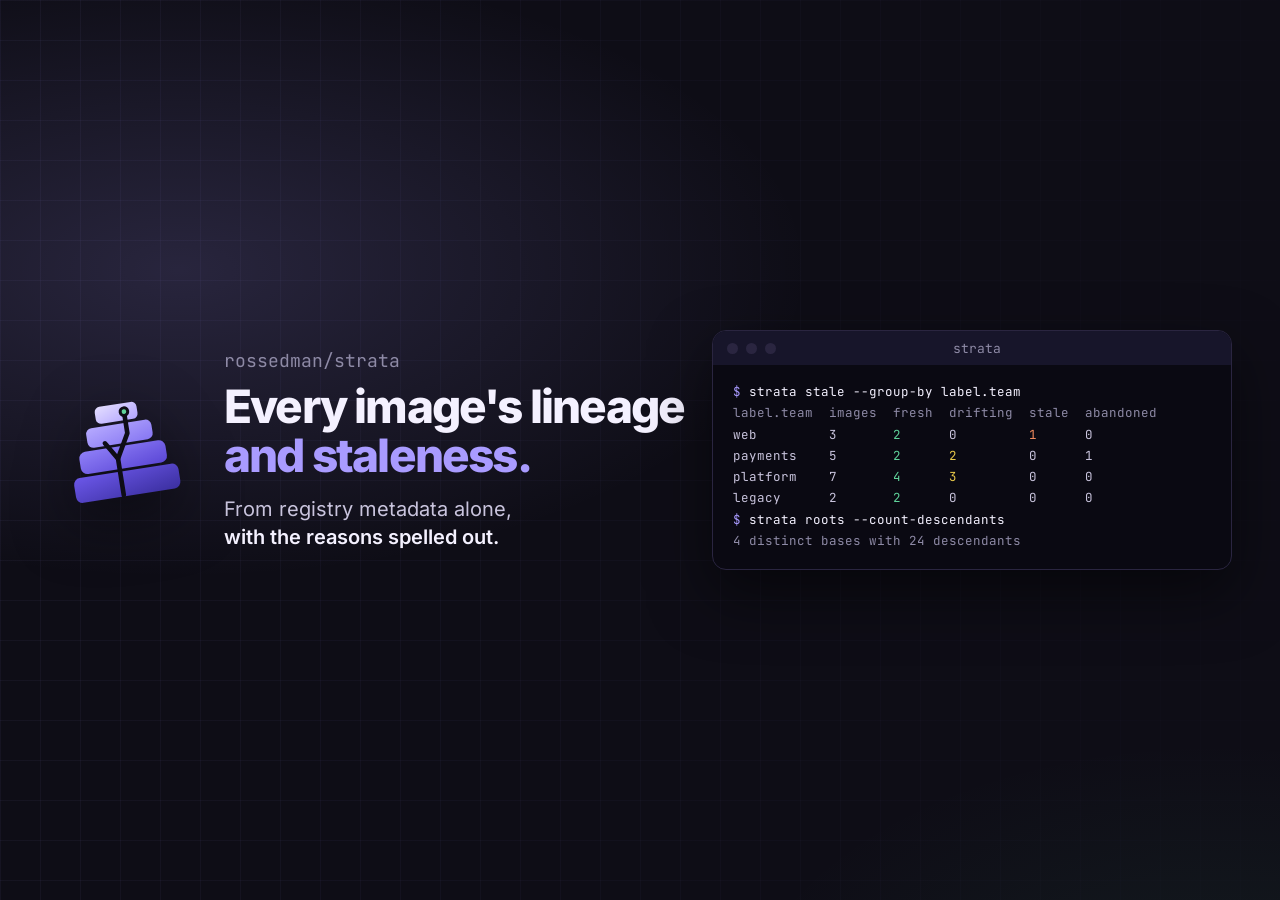
<file: docs/assets/src/banner.html>
<!doctype html>
<html><head><meta charset="utf-8"><link rel="stylesheet" href="brand.css">
<style>
  body {
    background:
      radial-gradient(900px 440px at 14% 30%, rgba(169,155,255,0.17), transparent 70%),
      radial-gradient(700px 420px at 95% 115%, rgba(95,211,154,0.08), transparent 70%),
      var(--ink);
  }
  .grid { mask-image: linear-gradient(90deg, rgba(0,0,0,0.9), rgba(0,0,0,0.15)); }
  .wrap { position: absolute; inset: 0; display: flex; align-items: center; padding: 0 48px 0 56px; gap: 36px; }
  .logo { width: 132px; height: 132px; flex: none; filter: drop-shadow(0 18px 30px rgba(0,0,0,0.5)); }
  .text { flex: 1; min-width: 0; }
  .kicker { font-size: 18px; color: var(--dim); margin-bottom: 10px; }
  h1 { font-size: 46px; font-weight: 800; letter-spacing: -1.8px; line-height: 1.06; white-space: nowrap; }
  h1 span { color: var(--brand); }
  p { margin-top: 16px; font-size: 20px; line-height: 1.4; color: var(--mist); }
  p b { color: var(--cream); font-weight: 600; }
  .term { width: 520px; flex: none; }
  .term .body { font-size: 12.5px; line-height: 1.7; }
</style></head>
<body>
  <div class="grid"></div>
  <div class="wrap">
    <img class="logo" src="../site/logo.svg" alt="">
    <div class="text">
      <div class="kicker mono">rossedman/strata</div>
      <h1>Every image's lineage<br><span>and staleness.</span></h1>
      <p>From registry metadata alone,<br><b>with the reasons spelled out.</b></p>
    </div>
    <div class="term mono">
      <div class="bar"><i></i><i></i><i></i><span>strata</span></div>
      <div class="body"><span class="p">$</span> <span class="c">strata stale --group-by label.team</span>
<span class="d">label.team  images  fresh  drifting  stale  abandoned</span>
web         3       <span class="ok">2</span>      0         <span class="e">1</span>      0
payments    5       <span class="ok">2</span>      <span class="w">2</span>         0      1
platform    7       <span class="ok">4</span>      <span class="w">3</span>         0      0
legacy      2       <span class="ok">2</span>      0         0      0
<span class="p">$</span> <span class="c">strata roots --count-descendants</span>
<span class="d">4 distinct bases with 24 descendants</span></div>
    </div>
  </div>
</body></html>
</file>
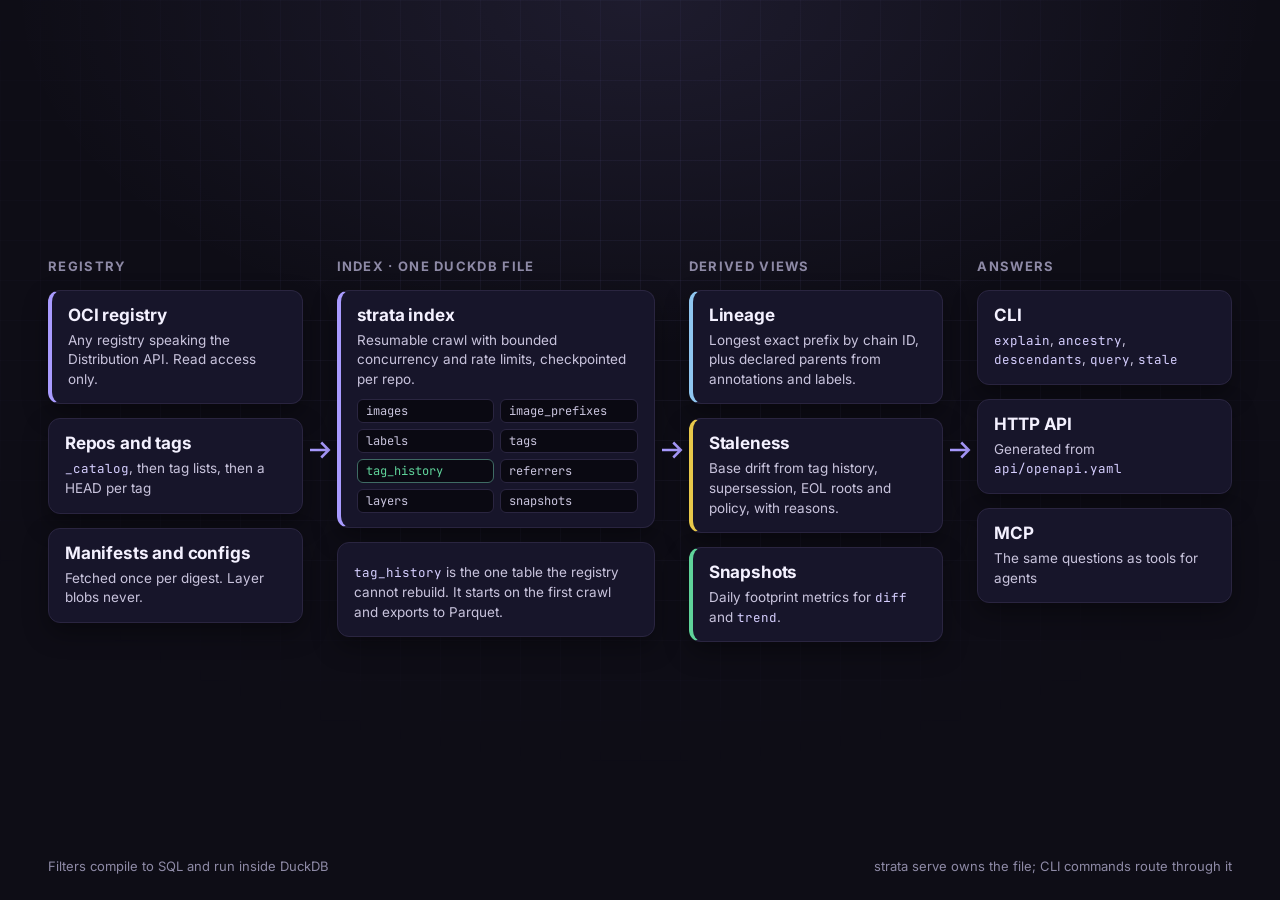
<file: docs/assets/src/how-it-works.html>
<!doctype html>
<html><head><meta charset="utf-8"><link rel="stylesheet" href="brand.css">
<style>
  body { background: radial-gradient(900px 500px at 50% 0%, rgba(169,155,255,0.10), transparent 70%), var(--ink); }
  .grid { mask-image: radial-gradient(ellipse 80% 70% at 50% 30%, #000 20%, transparent 80%); }
  .wrap { position: absolute; inset: 0; padding: 44px 48px; display: grid; grid-template-columns: 1fr 34px 1.25fr 34px 1fr 34px 1fr; align-items: start; align-content: center; }
  .arrow { align-self: center; }
  .col { display: grid; gap: 14px; }
  .label { font-size: 13px; letter-spacing: .1em; text-transform: uppercase; color: var(--dim); font-weight: 700; margin-bottom: 2px; }
  .box { background: var(--ink-2); border: 1px solid var(--ink-3); border-radius: 12px; padding: 14px 16px; box-shadow: 0 10px 24px rgba(0,0,0,.35); }
  .box h3 { font-size: 17px; font-weight: 700; color: var(--cream); letter-spacing: -.01em; }
  .box p { margin-top: 6px; font-size: 13.5px; line-height: 1.45; color: var(--mist); }
  .box code, .t { font-family: "JetBrains Mono", monospace; font-size: 12.5px; color: var(--brand-2); }
  .accent { border-left: 4px solid var(--brand); }
  .ok { border-left: 4px solid var(--ok); }
  .warn { border-left: 4px solid var(--warn); }
  .info { border-left: 4px solid #8fc6f0; }
  .arrow { display: flex; align-items: center; justify-content: center; color: var(--brand); }
  .arrow svg { width: 30px; height: 30px; }
  .tables { display: grid; grid-template-columns: 1fr 1fr; gap: 6px; margin-top: 10px; }
  .tables span { font-family: "JetBrains Mono", monospace; font-size: 12px; color: var(--mist); background: var(--ink-4); border: 1px solid var(--ink-3); border-radius: 6px; padding: 3px 8px; }
  .tables span.k { color: var(--ok); border-color: color-mix(in srgb, var(--ok) 40%, var(--ink-3)); }
  .reg { text-align: left; }
  .foot { position: absolute; left: 48px; right: 48px; bottom: 26px; display: flex; justify-content: space-between; font-size: 13px; color: var(--dim); }
</style></head>
<body>
  <div class="grid"></div>
  <div class="wrap">
    <div class="col">
      <div class="label">Registry</div>
      <div class="box accent reg"><h3>OCI registry</h3><p>Any registry speaking the Distribution API. Read access only.</p></div>
      <div class="box"><h3>Repos and tags</h3><p><code>_catalog</code>, then tag lists, then a HEAD per tag</p></div>
      <div class="box"><h3>Manifests and configs</h3><p>Fetched once per digest. Layer blobs never.</p></div>
    </div>
    <div class="arrow"><svg viewBox="0 0 24 24" fill="none" stroke="currentColor" stroke-width="2"><path d="M4 12h15M13 6l6 6-6 6"/></svg></div>
    <div class="col">
      <div class="label">Index · one DuckDB file</div>
      <div class="box accent"><h3>strata index</h3><p>Resumable crawl with bounded concurrency and rate limits, checkpointed per repo.</p>
        <div class="tables"><span>images</span><span>image_prefixes</span><span>labels</span><span>tags</span><span class="k">tag_history</span><span>referrers</span><span>layers</span><span>snapshots</span></div></div>
      <div class="box"><p><span class="t">tag_history</span> is the one table the registry cannot rebuild. It starts on the first crawl and exports to Parquet.</p></div>
    </div>
    <div class="arrow"><svg viewBox="0 0 24 24" fill="none" stroke="currentColor" stroke-width="2"><path d="M4 12h15M13 6l6 6-6 6"/></svg></div>
    <div class="col">
      <div class="label">Derived views</div>
      <div class="box info"><h3>Lineage</h3><p>Longest exact prefix by chain ID, plus declared parents from annotations and labels.</p></div>
      <div class="box warn"><h3>Staleness</h3><p>Base drift from tag history, supersession, EOL roots and policy, with reasons.</p></div>
      <div class="box ok"><h3>Snapshots</h3><p>Daily footprint metrics for <code>diff</code> and <code>trend</code>.</p></div>
    </div>
    <div class="arrow"><svg viewBox="0 0 24 24" fill="none" stroke="currentColor" stroke-width="2"><path d="M4 12h15M13 6l6 6-6 6"/></svg></div>
    <div class="col">
      <div class="label">Answers</div>
      <div class="box"><h3>CLI</h3><p><code>explain</code>, <code>ancestry</code>, <code>descendants</code>, <code>query</code>, <code>stale</code></p></div>
      <div class="box"><h3>HTTP API</h3><p>Generated from <code>api/openapi.yaml</code></p></div>
      <div class="box"><h3>MCP</h3><p>The same questions as tools for agents</p></div>
    </div>
  </div>
  <div class="foot"><span>Filters compile to SQL and run inside DuckDB</span><span>strata serve owns the file; CLI commands route through it</span></div>
</body></html>
</file>
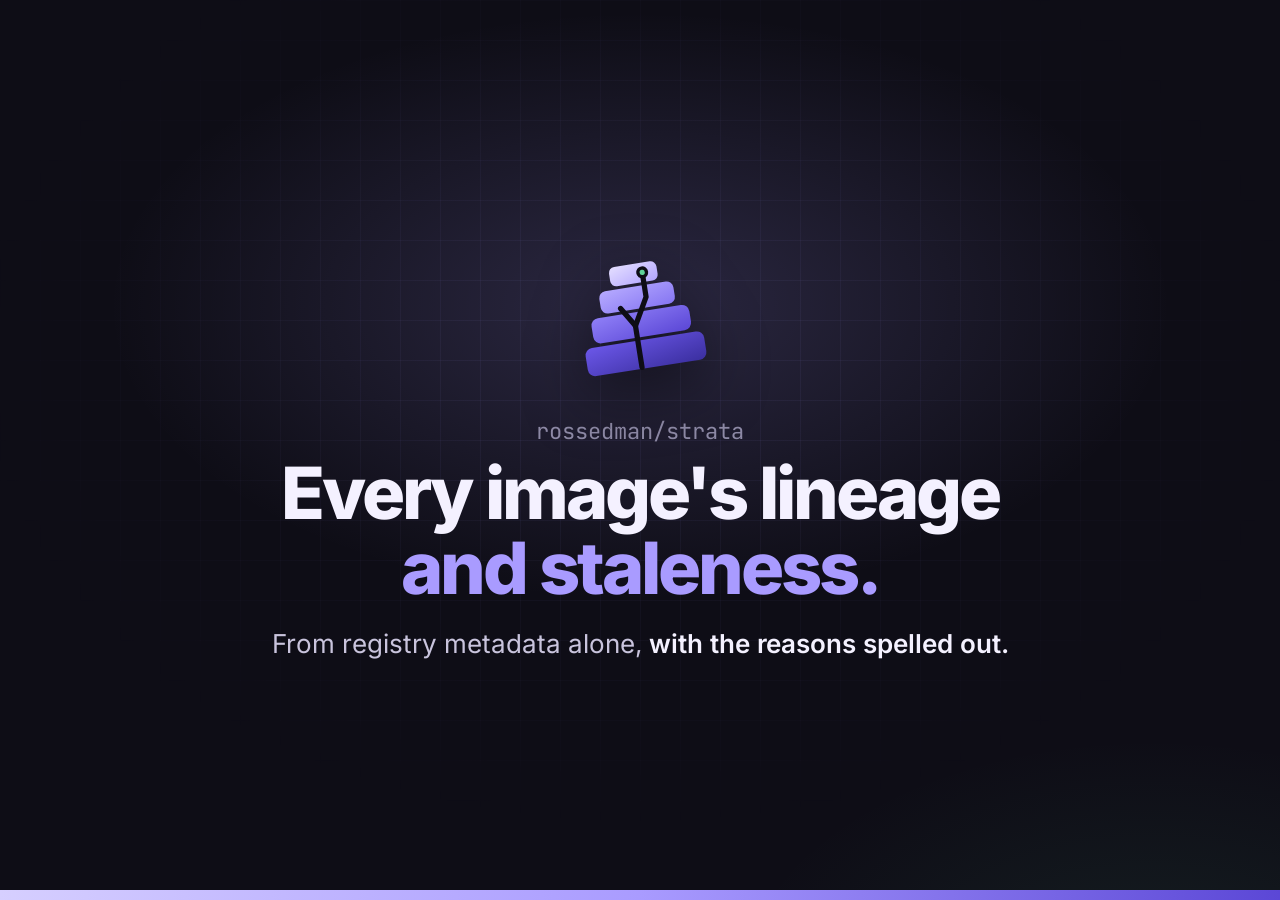
<file: docs/assets/src/social-preview.html>
<!doctype html>
<html><head><meta charset="utf-8"><link rel="stylesheet" href="brand.css">
<style>
  body {
    background:
      radial-gradient(760px 420px at 50% 34%, rgba(169,155,255,0.19), transparent 70%),
      radial-gradient(600px 360px at 90% 110%, rgba(95,211,154,0.09), transparent 70%),
      var(--ink);
  }
  .grid { mask-image: radial-gradient(ellipse 70% 70% at 50% 40%, #000 20%, transparent 75%); }
  .wrap { position: absolute; inset: 0; display: flex; flex-direction: column; align-items: center; justify-content: center; text-align: center; padding: 64px; }
  .logo { width: 150px; height: 150px; filter: drop-shadow(0 18px 30px rgba(0,0,0,0.5)); }
  .kicker { margin-top: 26px; font-size: 22px; color: var(--dim); }
  h1 { margin-top: 10px; font-size: 72px; font-weight: 800; letter-spacing: -3px; line-height: 1.04; }
  h1 span { color: var(--brand); }
  p { margin-top: 22px; font-size: 26px; color: var(--mist); }
  p b { color: var(--cream); font-weight: 600; }
  .bar { position: absolute; left: 0; right: 0; bottom: 0; height: 10px; background: linear-gradient(90deg, var(--brand-2), var(--brand), var(--brand-3)); }
</style></head>
<body>
  <div class="grid"></div>
  <div class="wrap">
    <img class="logo" src="../site/logo.svg" alt="">
    <div class="kicker mono">rossedman/strata</div>
    <h1>Every image's lineage<br><span>and staleness.</span></h1>
    <p>From registry metadata alone, <b>with the reasons spelled out.</b></p>
  </div>
  <div class="bar"></div>
</body></html>
</file>
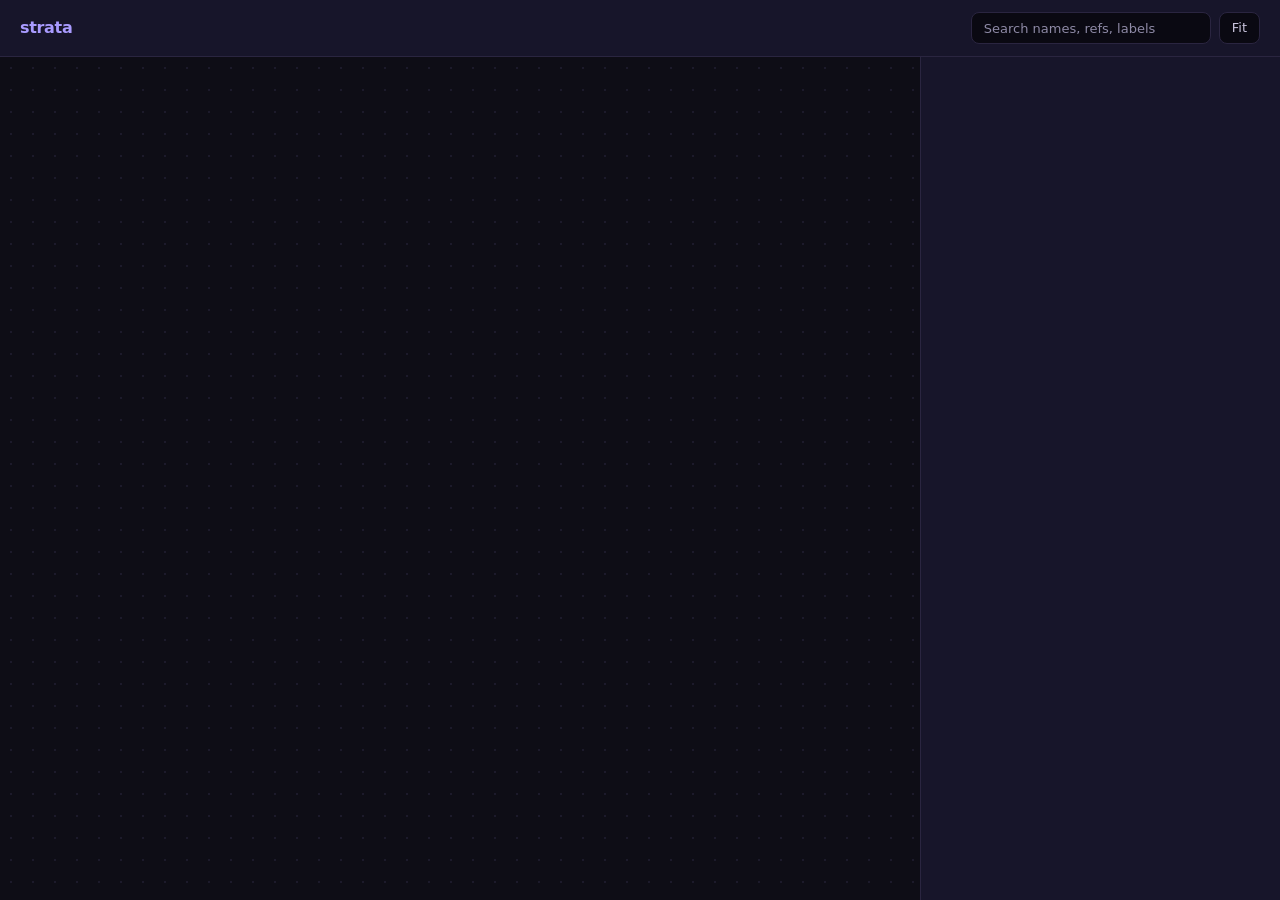
<file: internal/render/assets/graph.html>
<!doctype html>
<html lang="en">
<head>
<meta charset="utf-8">
<meta name="viewport" content="width=device-width, initial-scale=1">
<meta name="generator" content="strata">
<title>__TITLE__</title>
<style>
:root {
  --ink: #0e0d16; --ink-2: #17152a; --ink-3: #2a2540; --ink-4: #0a0912; --line: #3a3458;
  --brand: #a99bff; --brand-2: #d6cfff; --brand-3: #5b47d6;
  --cream: #f4f1ff; --mist: #c9c4dd; --dim: #8e8aa6;
  --fresh: #5fd39a; --drifting: #e8c84a; --stale: #f08a5d; --abandoned: #a3a3ad; --conflict: #ff6b81;
  --mono: "JetBrains Mono", ui-monospace, SFMono-Regular, Menlo, monospace;
}
* { box-sizing: border-box; }
html, body { margin: 0; height: 100%; background: var(--ink); color: var(--mist); font: 14px/1.5 Inter, ui-sans-serif, system-ui, -apple-system, "Segoe UI", sans-serif; -webkit-font-smoothing: antialiased; }
.app { display: grid; grid-template-rows: auto 1fr; height: 100%; }
header { display: flex; align-items: center; gap: 20px; padding: 12px 20px; background: var(--ink-2); border-bottom: 1px solid var(--ink-3); flex-wrap: wrap; }
.brand { display: flex; align-items: baseline; gap: 10px; min-width: 0; }
.brand b { color: var(--brand); font-weight: 800; letter-spacing: -0.02em; font-size: 16px; }
.brand h1 { margin: 0; font-size: 15px; font-weight: 600; color: var(--cream); white-space: nowrap; overflow: hidden; text-overflow: ellipsis; max-width: 46ch; }
.host { font: 12px var(--mono); color: var(--dim); }
.stats { display: flex; gap: 6px; flex-wrap: wrap; }
.stat { display: inline-flex; align-items: center; gap: 6px; height: 28px; padding: 0 10px; border: 1px solid var(--ink-3); border-radius: 999px; background: var(--ink-4); color: var(--mist); font-size: 12px; cursor: pointer; user-select: none; transition: opacity .15s, border-color .15s; }
.stat:hover { border-color: var(--line); }
.stat i { width: 8px; height: 8px; border-radius: 50%; }
.stat b { color: var(--cream); font-weight: 600; font-variant-numeric: tabular-nums; }
.stat.off { opacity: .35; }
.stat.total { cursor: default; }
.tools { display: flex; gap: 8px; margin-left: auto; align-items: center; }
input[type=search] { height: 32px; background: var(--ink-4); color: var(--cream); border: 1px solid var(--ink-3); border-radius: 8px; padding: 0 12px; width: 240px; font: inherit; font-size: 13px; }
input[type=search]::placeholder { color: var(--dim); }
input[type=search]:focus { outline: none; border-color: var(--brand-3); box-shadow: 0 0 0 3px rgba(91,71,214,.25); }
button { height: 32px; padding: 0 12px; border-radius: 8px; border: 1px solid var(--ink-3); background: var(--ink-4); color: var(--mist); font: inherit; font-size: 13px; cursor: pointer; }
button:hover { border-color: var(--line); color: var(--cream); }
main { display: grid; grid-template-columns: 1fr 360px; min-height: 0; }
#cy { min-height: 0; background-color: var(--ink); background-image: radial-gradient(rgba(169,155,255,.09) 1px, transparent 1px); background-size: 22px 22px; }
aside { border-left: 1px solid var(--ink-3); background: var(--ink-2); overflow: auto; padding: 20px; }
aside h2 { margin: 0; font-size: 16px; line-height: 1.35; color: var(--cream); font-weight: 700; letter-spacing: -0.01em; word-break: break-word; }
aside .digest { margin-top: 4px; font: 12px/1.5 var(--mono); color: var(--dim); word-break: break-all; }
.badge { display: inline-flex; align-items: center; gap: 6px; margin-top: 12px; padding: 3px 10px; border-radius: 999px; font-size: 12px; font-weight: 600; background: var(--ink-4); border: 1px solid var(--ink-3); color: var(--cream); }
.badge i { width: 8px; height: 8px; border-radius: 50%; }
section { margin-top: 20px; }
section h3 { margin: 0 0 8px; font-size: 11px; font-weight: 700; letter-spacing: .08em; text-transform: uppercase; color: var(--dim); }
dl { display: grid; grid-template-columns: 92px 1fr; gap: 6px 12px; margin: 0; font-size: 13px; }
dt { color: var(--dim); }
dd { margin: 0; color: var(--mist); word-break: break-word; }
ul.plain { list-style: none; margin: 0; padding: 0; font-size: 13px; }
ul.plain li { padding: 6px 0; border-top: 1px solid var(--ink-3); word-break: break-word; }
ul.plain li:first-child { border-top: 0; }
ul.reasons li { padding-left: 14px; position: relative; }
ul.reasons li::before { content: ""; position: absolute; left: 0; top: 13px; width: 6px; height: 6px; border-radius: 50%; background: var(--rc, var(--dim)); }
.mono { font-family: var(--mono); font-size: 12px; }
.intro p { margin: 10px 0 0; font-size: 13px; color: var(--mist); }
.legend { display: grid; gap: 10px; font-size: 12.5px; color: var(--mist); }
.legend div { display: flex; align-items: center; gap: 10px; }
.legend .ln { width: 30px; border-top: 2px solid #6b6880; }
.legend .ln.dash { border-top-style: dashed; }
.legend .ln.red { border-top-color: var(--conflict); }
.legend .sw { width: 30px; height: 16px; border-radius: 4px; background: var(--ink-2); border: 1px solid var(--line); position: relative; overflow: hidden; }
.legend .sw::before { content: ""; position: absolute; left: 0; top: 0; bottom: 0; width: 4px; background: var(--fresh); }
.legend .sw.ext { border-radius: 8px; border-style: solid; border-color: var(--brand); }
.legend .sw.ph { border-style: dashed; background: transparent; }
.legend .sw.ph::before { display: none; }
.legend .sw.col { box-shadow: 3px 3px 0 -1px var(--ink-2), 3px 3px 0 0 var(--line); }
.empty { color: var(--dim); font-size: 13px; }
@media (max-width: 860px) {
  header { gap: 12px; padding: 10px 16px; }
  .tools { margin-left: 0; width: 100%; }
  input[type=search] { flex: 1; width: auto; }
  main { grid-template-columns: 1fr; grid-template-rows: 58vh auto; }
  aside { border-left: 0; border-top: 1px solid var(--ink-3); }
}
</style>
</head>
<body>
<div class="app">
<header>
  <div class="brand"><b>strata</b><h1 id="title"></h1><span class="host" id="host"></span></div>
  <div class="stats" id="stats"></div>
  <div class="tools">
    <input type="search" id="search" placeholder="Search names, refs, labels" aria-label="Search nodes">
    <button id="fit" type="button" title="Fit the graph to the window">Fit</button>
  </div>
</header>
<main>
  <div id="cy" role="img" aria-label="Lineage graph"></div>
  <aside id="panel" aria-live="polite"></aside>
</main>
</div>
<script type="application/json" id="data">/*__DATA__*/</script>
<script>/*__VENDOR__*/</script>
<script>
(function () {
  "use strict";
  var view = JSON.parse(document.getElementById("data").textContent);
  var data = view.graph, display = view.display || {};
  var colors = { fresh: "#5fd39a", drifting: "#e8c84a", stale: "#f08a5d", abandoned: "#a3a3ad", "": "#6b6880" };
  var verdicts = ["fresh", "drifting", "stale", "abandoned"];
  var up = data.kind === "ancestry";
  var dir = data.kind === "descendants" ? "RIGHT" : "DOWN";
  if (typeof cytoscapeElk !== "undefined") { cytoscape.use(cytoscapeElk); }
  var esc = function (s) { return String(s).replace(/[&<>"']/g, function (c) { return { "&": "&amp;", "<": "&lt;", ">": "&gt;", '"': "&quot;", "'": "&#39;" }[c]; }); };
  var bytes = function (n) { if (!n) { return ""; } var u = ["B", "KiB", "MiB", "GiB", "TiB"], i = 0; while (n >= 1024 && i < u.length - 1) { n /= 1024; i++; } return n.toFixed(i ? 1 : 0) + " " + u[i]; };

  // Each node is drawn as an SVG card: a verdict bar, the name and the
  // digest line, sized to its text.
  var measure = document.createElement("canvas").getContext("2d");
  function width(text, font) { measure.font = font; return measure.measureText(text).width; }
  var TITLE = "600 13px Inter, ui-sans-serif, system-ui, sans-serif";
  var SUB = "11px 'JetBrains Mono', ui-monospace, Menlo, monospace";
  function card(n, d) {
    var title = d.title || n.label, sub = d.sub || "";
    var maxTitle = 300;
    while (width(title, TITLE) > maxTitle && title.length > 8) { title = "…" + title.slice(2); }
    var w = Math.ceil(Math.max(width(title, TITLE), width(sub, SUB)) + 34);
    var h = 50;
    var bar = n.kind === "phantom" ? "none" : (colors[n.verdict || ""] || colors[""]);
    var fill = n.kind === "phantom" ? "#0e0d16" : "#17152a";
    var stroke = n.kind === "external" ? "#a99bff" : n.kind === "phantom" ? "#6b6880" : "#3a3458";
    var dash = n.kind === "phantom" ? ' stroke-dasharray="4 3"' : "";
    var rx = n.kind === "external" ? 18 : 8;
    var stack = n.kind === "collapsed" ? '<rect x="5" y="5" width="' + (w - 6) + '" height="' + (h - 6) + '" rx="' + rx + '" fill="#17152a" stroke="#3a3458"/>' : "";
    var bw = n.kind === "collapsed" ? w - 6 : w - 1, bh = n.kind === "collapsed" ? h - 6 : h - 1;
    var svg = '<svg xmlns="http://www.w3.org/2000/svg" width="' + w + '" height="' + h + '">' + stack +
      '<rect x="0.5" y="0.5" width="' + bw + '" height="' + bh + '" rx="' + rx + '" fill="' + fill + '" stroke="' + stroke + '"' + dash + "/>" +
      (bar === "none" ? "" : '<rect x="0.5" y="0.5" width="4" height="' + bh + '" rx="2" fill="' + bar + '"/>') +
      '<text x="16" y="21" font-family="Inter, ui-sans-serif, system-ui, sans-serif" font-size="13" font-weight="600" fill="' + (n.kind === "phantom" ? "#c9c4dd" : "#f4f1ff") + '">' + esc(title) + "</text>" +
      '<text x="16" y="38" font-family="JetBrains Mono, ui-monospace, Menlo, monospace" font-size="11" fill="#8e8aa6">' + esc(sub) + "</text></svg>";
    return { url: "data:image/svg+xml;utf8," + encodeURIComponent(svg), w: w, h: h };
  }

  var host = view.host;
  document.getElementById("title").textContent = data.kind === "query" ? data.title || "query" : data.kind;
  document.getElementById("host").textContent = host ? "· " + host : "";
  document.title = "strata · " + (data.title || data.kind);

  var elements = [];
  var count = { fresh: 0, drifting: 0, stale: 0, abandoned: 0 };
  var images = 0;
  data.nodes.forEach(function (n) {
    var c = card(n, display[n.id] || {});
    var weight = n.count || (n.kind === "phantom" ? 0 : 1);
    images += weight;
    if (count[n.verdict] !== undefined) { count[n.verdict] += weight; }
    elements.push({ data: { id: n.id, node: n, img: c.url, w: c.w, h: c.h, matched: !!n.matched, kind: n.kind } });
  });
  data.edges.forEach(function (e, i) {
    var label = e.conflict ? "conflict: " + e.source : (e.source === "layers" || !e.source ? "" : e.source);
    elements.push({ data: { id: "e" + i, source: up ? e.child : e.parent, target: up ? e.parent : e.child, label: label, declared: e.source === "label" || e.source === "annotation", conflict: !!e.conflict } });
  });

  var on = { fresh: true, drifting: true, stale: true, abandoned: true };
  var stats = document.getElementById("stats");
  stats.innerHTML = '<span class="stat total"><b>' + images + "</b> images</span>";
  verdicts.forEach(function (v) {
    if (!count[v]) { return; }
    var s = document.createElement("span");
    s.className = "stat";
    s.setAttribute("role", "button");
    s.setAttribute("tabindex", "0");
    s.title = "Show or hide " + v + " images";
    s.innerHTML = '<i style="background:' + colors[v] + '"></i>' + v + " <b>" + count[v] + "</b>";
    var toggle = function () { on[v] = !on[v]; s.classList.toggle("off", !on[v]); apply(); };
    s.addEventListener("click", toggle);
    s.addEventListener("keydown", function (ev) { if (ev.key === "Enter" || ev.key === " ") { ev.preventDefault(); toggle(); } });
    stats.appendChild(s);
  });

  var cy = cytoscape({
    container: document.getElementById("cy"),
    elements: elements,
    wheelSensitivity: 0.25,
    minZoom: 0.05, maxZoom: 3,
    style: [
      { selector: "node", style: {
        "shape": "round-rectangle", "width": "data(w)", "height": "data(h)",
        "background-opacity": 0, "border-width": 0,
        "background-image": "data(img)", "background-fit": "none", "background-clip": "none", "background-image-containment": "over",
        "underlay-color": "#a99bff", "underlay-padding": 5, "underlay-shape": "round-rectangle",
        "underlay-opacity": function (n) { return n.data("matched") ? 0.28 : 0; }
      } },
      { selector: "node:selected", style: { "underlay-opacity": 0.45, "underlay-color": "#d6cfff" } },
      { selector: "edge", style: {
        "width": function (e) { return e.data("conflict") ? 2 : 1.5; },
        "line-color": function (e) { return e.data("conflict") ? "#ff6b81" : "#4a4468"; },
        "target-arrow-color": function (e) { return e.data("conflict") ? "#ff6b81" : "#4a4468"; },
        "target-arrow-shape": "triangle", "arrow-scale": 0.8,
        "curve-style": "taxi", "taxi-direction": dir === "RIGHT" ? "horizontal" : "vertical", "taxi-turn": "50%",
        "line-style": function (e) { return e.data("declared") ? "dashed" : "solid"; },
        "label": "data(label)", "font-size": 10, "color": function (e) { return e.data("conflict") ? "#ff6b81" : "#8e8aa6"; },
        "text-background-color": "#0e0d16", "text-background-opacity": 1, "text-background-padding": "3px", "text-background-shape": "round-rectangle"
      } },
      { selector: ".hidden", style: { "display": "none" } },
      { selector: ".dim", style: { "opacity": 0.15 } }
    ],
    layout: typeof cytoscapeElk !== "undefined"
      ? { name: "elk", fit: true, padding: 40, elk: { algorithm: "layered", "elk.direction": dir, "elk.edgeRouting": "ORTHOGONAL",
          "elk.spacing.nodeNode": 18, "elk.layered.spacing.nodeNodeBetweenLayers": 56, "elk.layered.nodePlacement.strategy": "BRANDES_KOEPF" } }
      : { name: "breadthfirst", directed: true, padding: 40 }
  });

  var panel = document.getElementById("panel");
  function row(k, v) { return v === undefined || v === null || v === "" ? "" : "<dt>" + esc(k) + "</dt><dd>" + v + "</dd>"; }
  function list(items, cls, mono) { return '<ul class="plain ' + (cls || "") + '">' + items.map(function (r) { return "<li" + (mono ? ' class="mono"' : "") + ">" + esc(r) + "</li>"; }).join("") + "</ul>"; }
  function legend() {
    return '<section><h3>Legend</h3><div class="legend">' +
      '<div><span class="sw"></span> image, bar colored by verdict</div>' +
      '<div><span class="sw ext"></span> external base</div>' +
      '<div><span class="sw ph"></span> shared layers no indexed image ends at</div>' +
      '<div><span class="sw col"></span> sibling images in one repo, collapsed</div>' +
      '<div><span class="ln"></span> parent found from layers</div>' +
      '<div><span class="ln dash"></span> parent declared by a label or annotation</div>' +
      '<div><span class="ln red"></span> declared parent disagrees with layers</div>' +
      "</div></section>";
  }
  function intro() {
    var what = { ancestry: "The chain from an image down to its root base.", descendants: "Everything built on a base, found by layer prefix whatever it is named.", query: "Images matching the filter, highlighted, with their ancestry up to shared roots.", map: "Every root base and its descendants." }[data.kind] || "";
    panel.innerHTML = '<div class="intro"><h2>' + esc(data.kind === "query" ? data.title : data.kind) + "</h2><p>" + esc(what) + "</p>" +
      (data.hidden ? "<p>" + data.hidden + " images are over the node budget and hidden; raise it with --budget.</p>" : "") +
      "<p>Click a node for its refs, labels and staleness reasons.</p></div>" + legend();
  }
  function show(n) {
    var d = display[n.id] || {};
    var h = "<h2>" + esc(d.title || n.label) + '</h2><div class="digest">' + esc(n.id.replace(/^phantom:/, "")) + "</div>";
    if (n.verdict) { h += '<span class="badge"><i style="background:' + colors[n.verdict] + '"></i>' + esc(n.verdict) + (n.note ? ' <span style="color:var(--dim);font-weight:500">· ' + esc(n.note) + "</span>" : "") + "</span>"; }
    if (n.reasons && n.reasons.length) {
      h += '<section><h3>Why</h3><ul class="plain reasons" style="--rc:' + (colors[n.verdict] || "#8e8aa6") + '">' + n.reasons.map(function (r) { return "<li>" + esc(r) + "</li>"; }).join("") + "</ul></section>";
    }
    var kind = { image: "image", external: "external base", phantom: "not in the registry: layers that several images share, whose own image was deleted or never pushed", collapsed: "collapsed siblings", overflow: "hidden by the node budget" }[n.kind];
    h += "<section><h3>Details</h3><dl>" + row("kind", esc(kind)) + row("repo", esc(n.repo || "")) + row("platform", esc(n.platform || "")) +
      row("created", esc(n.created || "")) + row("size", esc(bytes(n.size))) + row("layers", n.layers ? esc(n.layers) : "") +
      row("generation", n.kind === "overflow" ? "" : esc(n.depth)) + "</dl></section>";
    if (n.refs && n.refs.length) { h += "<section><h3>Tags</h3>" + list(n.refs, "", true) + "</section>"; }
    if (n.members && n.members.length) { h += "<section><h3>" + n.members.length + " images</h3>" + list(n.members, "", true) + "</section>"; }
    panel.innerHTML = h;
  }
  cy.on("tap", "node", function (ev) { show(ev.target.data("node")); });
  cy.on("tap", function (ev) { if (ev.target === cy) { intro(); } });

  var search = document.getElementById("search");
  function apply() {
    var q = search.value.trim().toLowerCase();
    cy.batch(function () {
      cy.nodes().forEach(function (node) {
        var n = node.data("node"), d = display[n.id] || {};
        node.toggleClass("hidden", !!n.verdict && !on[n.verdict]);
        var text = [d.title, d.sub, n.label, n.repo, (n.refs || []).join(" "), (n.members || []).join(" ")].join(" ").toLowerCase();
        node.toggleClass("dim", q !== "" && text.indexOf(q) < 0);
      });
    });
  }
  search.addEventListener("input", apply);
  document.getElementById("fit").addEventListener("click", function () { cy.animate({ fit: { padding: 40 } }, { duration: 250 }); });
  intro();
})();
</script>
</body>
</html>
</file>
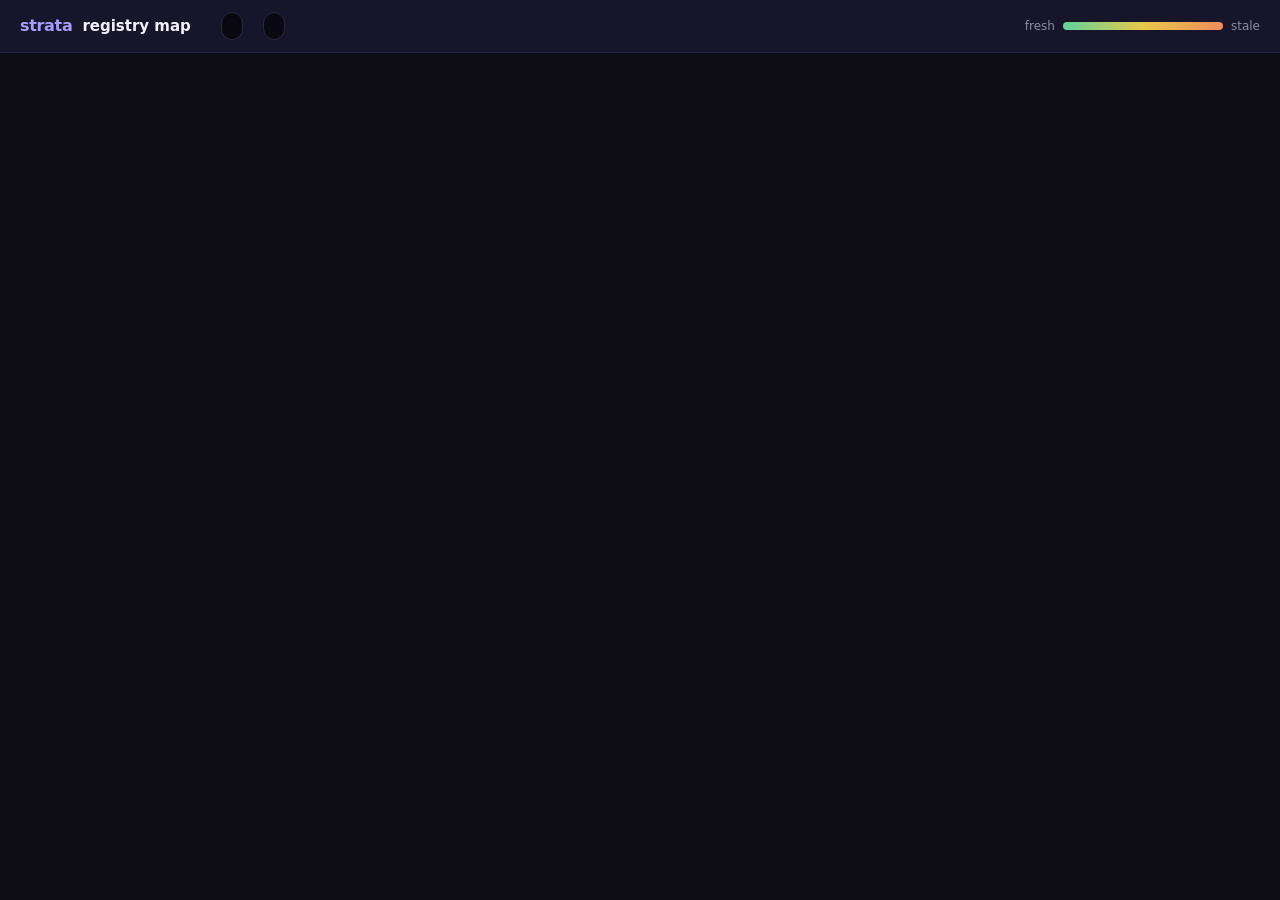
<file: internal/render/assets/map.html>
<!doctype html>
<html lang="en">
<head>
<meta charset="utf-8">
<meta name="viewport" content="width=device-width, initial-scale=1">
<meta name="generator" content="strata">
<title>__TITLE__</title>
<style>
:root { --ink: #0e0d16; --ink-2: #17152a; --ink-3: #2a2540; --ink-4: #0a0912; --line: #3a3458; --brand: #a99bff; --cream: #f4f1ff; --mist: #c9c4dd; --dim: #8e8aa6;
  --mono: "JetBrains Mono", ui-monospace, SFMono-Regular, Menlo, monospace; }
* { box-sizing: border-box; }
html, body { margin: 0; background: var(--ink); color: var(--mist); font: 14px/1.5 Inter, ui-sans-serif, system-ui, -apple-system, "Segoe UI", sans-serif; -webkit-font-smoothing: antialiased; }
header { display: flex; gap: 20px; align-items: center; flex-wrap: wrap; padding: 12px 20px; background: var(--ink-2); border-bottom: 1px solid var(--ink-3); }
.brand { display: flex; gap: 10px; align-items: baseline; }
.brand b { color: var(--brand); font-weight: 800; letter-spacing: -0.02em; font-size: 16px; }
.brand h1 { margin: 0; font-size: 15px; font-weight: 600; color: var(--cream); }
.host { font: 12px var(--mono); color: var(--dim); }
.stat { display: inline-flex; gap: 6px; align-items: center; height: 28px; padding: 0 10px; border: 1px solid var(--ink-3); border-radius: 999px; background: var(--ink-4); font-size: 12px; }
.stat b { color: var(--cream); font-variant-numeric: tabular-nums; }
.crumbs { font-size: 13px; color: var(--dim); }
.crumbs a { color: var(--brand); cursor: pointer; text-decoration: none; }
.crumbs a:hover { text-decoration: underline; }
.scale { margin-left: auto; display: flex; align-items: center; gap: 8px; font-size: 12px; color: var(--dim); }
.scale i { width: 160px; height: 8px; border-radius: 4px; background: linear-gradient(90deg, #5fd39a, #e8c84a, #f08a5d); }
.cols { display: grid; padding: 14px 20px 0; font-size: 11px; font-weight: 700; letter-spacing: .08em; text-transform: uppercase; color: var(--dim); }
#map { padding: 8px 20px 28px; }
svg { width: 100%; display: block; }
.blk { cursor: pointer; }
.blk rect.bg { fill: var(--ink-2); stroke: var(--ink); stroke-width: 2; }
.blk:hover rect.bg { fill: #201d3a; }
.blk text { pointer-events: none; }
#tip { position: fixed; pointer-events: none; background: var(--ink-2); border: 1px solid var(--line); color: var(--mist); padding: 10px 12px; border-radius: 8px; font-size: 12.5px; display: none; max-width: 380px; box-shadow: 0 10px 30px rgba(0,0,0,.4); }
#tip b { color: var(--cream); display: block; margin-bottom: 2px; font-size: 13px; }
#tip .bar { height: 6px; border-radius: 3px; margin-top: 8px; background: var(--ink-3); overflow: hidden; }
#tip .bar i { display: block; height: 100%; }
@media (max-width: 760px) { .scale { margin-left: 0; } header { gap: 10px; } }
</style>
</head>
<body>
<header>
  <div class="brand"><b>strata</b><h1>registry map</h1><span class="host" id="host"></span></div>
  <span class="stat" id="roots"></span><span class="stat" id="images"></span>
  <div class="crumbs" id="crumbs"></div>
  <div class="scale" aria-label="Block color is the share of stale or abandoned images">fresh <i></i> stale</div>
</header>
<div class="cols" id="cols"></div>
<div id="map"></div>
<div id="tip" role="tooltip"></div>
<script type="application/json" id="data">/*__DATA__*/</script>
<script>
(function () {
  "use strict";
  var view = JSON.parse(document.getElementById("data").textContent);
  var data = view.graph, display = view.display || {};
  var byId = {}, kids = {}, hasParent = {};
  data.nodes.forEach(function (n) { byId[n.id] = n; kids[n.id] = []; });
  data.edges.forEach(function (e) { if (kids[e.parent] && byId[e.child]) { kids[e.parent].push(e.child); hasParent[e.child] = true; } });
  var roots = data.nodes.filter(function (n) { return !hasParent[n.id]; }).map(function (n) { return n.id; });
  var esc = function (s) { return String(s).replace(/[&<>"']/g, function (c) { return { "&": "&amp;", "<": "&lt;", ">": "&gt;", '"': "&quot;", "'": "&#39;" }[c]; }); };
  var title = function (id) { var d = display[id]; return d ? d.title : byId[id].label; };
  var stats = {};
  function walk(id, seen) {
    if (stats[id]) { return stats[id]; }
    if (seen[id]) { return { images: 0, stale: 0, depth: 0 }; }
    seen[id] = true;
    var n = byId[id], s = { images: n.kind === "phantom" ? 0 : 1, stale: n.verdict === "stale" || n.verdict === "abandoned" ? 1 : 0, depth: 1 };
    kids[id].forEach(function (k) { var c = walk(k, seen); s.images += c.images; s.stale += c.stale; s.depth = Math.max(s.depth, c.depth + 1); });
    s.images = Math.max(s.images, 1);
    stats[id] = s;
    return s;
  }
  roots.forEach(function (r) { walk(r, {}); });
  roots.sort(function (a, b) { return stats[b].images - stats[a].images; });
  var total = roots.reduce(function (n, r) { return n + stats[r].images; }, 0);
  document.getElementById("host").textContent = view.host ? "· " + view.host : "";
  document.getElementById("roots").innerHTML = "<b>" + roots.length + "</b> root bases";
  document.getElementById("images").innerHTML = "<b>" + total + "</b> images";

  function mix(a, b, t) {
    var pa = [1, 3, 5].map(function (i) { return parseInt(a.substr(i, 2), 16); });
    var pb = [1, 3, 5].map(function (i) { return parseInt(b.substr(i, 2), 16); });
    return "rgb(" + pa.map(function (v, i) { return Math.round(v + (pb[i] - v) * t); }).join(",") + ")";
  }
  function shade(share) { return share < 0.5 ? mix("#5fd39a", "#e8c84a", share * 2) : mix("#e8c84a", "#f08a5d", (share - 0.5) * 2); }

  var tip = document.getElementById("tip");
  var focus = null;
  var PAD = 2, BAR = 4;
  function draw() {
    var top = focus ? [focus] : roots;
    var sum = top.reduce(function (n, r) { return n + stats[r].images; }, 0);
    var depth = top.reduce(function (d, r) { return Math.max(d, stats[r].depth); }, 1);
    var width = Math.max(320, document.getElementById("map").clientWidth - 40);
    var rowH = width < 600 ? 30 : 26;
    var height = Math.max(360, Math.min(6000, sum * rowH));
    var col = width / depth;
    var out = [];
    function place(id, x, y, h) {
      var n = byId[id], s = stats[id];
      var share = s.stale / Math.max(1, s.images);
      var color = n.kind === "phantom" ? "#3a3458" : shade(share);
      var w = col - PAD, hh = Math.max(h - PAD, 1);
      out.push('<g class="blk" data-id="' + esc(id) + '"><rect class="bg" data-id="' + esc(id) + '" x="' + x.toFixed(1) + '" y="' + y.toFixed(1) + '" width="' + w.toFixed(1) + '" height="' + hh.toFixed(1) + '" rx="4"/>' +
        '<rect x="' + x.toFixed(1) + '" y="' + y.toFixed(1) + '" width="' + BAR + '" height="' + hh.toFixed(1) + '" rx="2" fill="' + color + '"/>' );
      if (hh >= 20 && w > 70) {
        var label = title(id), max = Math.floor((w - 70) / 6.6);
        if (label.length > max) { label = "…" + label.slice(label.length - Math.max(3, max - 1)); }
        out.push('<text x="' + (x + 12).toFixed(1) + '" y="' + (y + Math.min(hh / 2 + 4, 17)).toFixed(1) + '" font-size="12" font-weight="600" fill="' + (n.kind === "phantom" ? "#8e8aa6" : "#f4f1ff") + '">' + esc(label) + "</text>" +
          '<text x="' + (x + w - 8).toFixed(1) + '" y="' + (y + Math.min(hh / 2 + 4, 17)).toFixed(1) + '" font-size="11" text-anchor="end" fill="#8e8aa6" font-family="JetBrains Mono, ui-monospace, monospace">' + s.images + "</text>");
      }
      out.push("</g>");
      var cy = y;
      kids[id].slice().sort(function (a, b) { return stats[b].images - stats[a].images; }).forEach(function (k) {
        var kh = h * stats[k].images / s.images;
        place(k, x + col, cy, kh);
        cy += kh;
      });
    }
    var y = 0;
    top.forEach(function (r) { var h = height * stats[r].images / sum; place(r, 0, y, h); y += h; });
    document.getElementById("map").innerHTML = '<svg viewBox="0 0 ' + width + " " + height + '" height="' + height + '" role="img" aria-label="Icicle chart of root bases and their descendants">' + out.join("") + "</svg>";
    var cols = document.getElementById("cols");
    cols.style.gridTemplateColumns = "repeat(" + depth + ", 1fr)";
    cols.innerHTML = Array.from({ length: depth }, function (_, i) { return "<span>" + (i === 0 ? (focus ? "base" : "root bases") : "generation " + i) + "</span>"; }).join("");
    var crumbs = document.getElementById("crumbs");
    crumbs.innerHTML = focus ? '<a id="all">All roots</a> / ' + esc(title(focus)) : "Click a block to zoom in";
    if (focus) { document.getElementById("all").onclick = function () { focus = null; draw(); }; }
  }
  var map = document.getElementById("map");
  map.addEventListener("click", function (ev) {
    var id = ev.target.getAttribute && ev.target.getAttribute("data-id");
    if (id && kids[id].length) { focus = focus === id ? null : id; draw(); }
  });
  map.addEventListener("mousemove", function (ev) {
    var id = ev.target.getAttribute && ev.target.getAttribute("data-id");
    if (!id) { tip.style.display = "none"; return; }
    var n = byId[id], s = stats[id], pct = Math.round(100 * s.stale / s.images);
    var kind = n.kind === "external" ? "external base · " : n.kind === "phantom" ? "not in the registry · " : "";
    tip.innerHTML = "<b>" + esc(title(id)) + "</b>" + kind + s.images + " image" + (s.images === 1 ? "" : "s") + " · " + pct + "% stale or abandoned" +
      (n.verdict ? "<br>this image: " + esc(n.verdict) + (n.note ? " (" + esc(n.note) + ")" : "") : "") +
      '<div class="bar"><i style="width:' + pct + "%;background:" + shade(s.stale / s.images) + '"></i></div>';
    tip.style.display = "block";
    tip.style.left = Math.min(ev.clientX + 14, window.innerWidth - 400) + "px";
    tip.style.top = (ev.clientY + 16) + "px";
  });
  map.addEventListener("mouseleave", function () { tip.style.display = "none"; });
  window.addEventListener("resize", draw);
  draw();
})();
</script>
</body>
</html>
</file>
<file: docs/assets/src/brand.css>
/* Shared look for the README banner and social card, rendered to PNG by
   ../render.sh. Fonts are vendored in fonts/ (SIL OFL) so renders are
   reproducible offline. Colors match the site (../site/landing.css) and
   the CLI (internal/ui/ui.go). */
@font-face { font-family: Inter; src: url(fonts/Inter-Variable.woff2) format("woff2"); font-weight: 100 900; }
@font-face { font-family: "JetBrains Mono"; src: url(fonts/JetBrainsMono-Variable.woff2) format("woff2"); font-weight: 100 800; }

:root {
  --ink: #0e0d16;
  --ink-2: #17152a;
  --ink-3: #2a2540;
  --ink-4: #0a0912;
  --brand: #a99bff;
  --brand-2: #d6cfff;
  --brand-3: #5b47d6;
  --ok: #5fd39a;
  --warn: #e8c84a;
  --bad: #f08a5d;
  --cream: #f4f1ff;
  --mist: #c9c4dd;
  --dim: #8e8aa6;
}
* { box-sizing: border-box; margin: 0; padding: 0; }
html, body { width: 100%; height: 100%; }
body {
  font-family: Inter, sans-serif;
  color: var(--cream);
  background: var(--ink);
  -webkit-font-smoothing: antialiased;
  overflow: hidden;
  position: relative;
}
.mono { font-family: "JetBrains Mono", monospace; font-variant-ligatures: none; }

/* Faint grid, used behind heroes. */
.grid {
  position: absolute; inset: 0;
  background-image:
    linear-gradient(rgba(169, 155, 255, 0.06) 1px, transparent 1px),
    linear-gradient(90deg, rgba(169, 155, 255, 0.06) 1px, transparent 1px);
  background-size: 40px 40px;
}

/* Terminal window. */
.term { border-radius: 14px; background: var(--ink-4); border: 1px solid var(--ink-3); box-shadow: 0 24px 60px rgba(0,0,0,0.5); overflow: hidden; }
.term .bar { height: 34px; display: flex; align-items: center; gap: 8px; padding: 0 14px; background: var(--ink-2); }
.term .bar i { width: 11px; height: 11px; border-radius: 50%; background: var(--ink-3); display: block; }
.term .bar span { margin-left: auto; margin-right: auto; padding-right: 48px; font-size: 13px; color: var(--dim); }
.term .body { padding: 16px 20px 18px; line-height: 1.75; color: var(--mist); white-space: pre; }
.p { color: var(--brand); }
.c { color: var(--cream); }
.ok { color: var(--ok); }
.d { color: var(--dim); }
.w { color: var(--warn); }
.e { color: var(--bad); }
</file>
